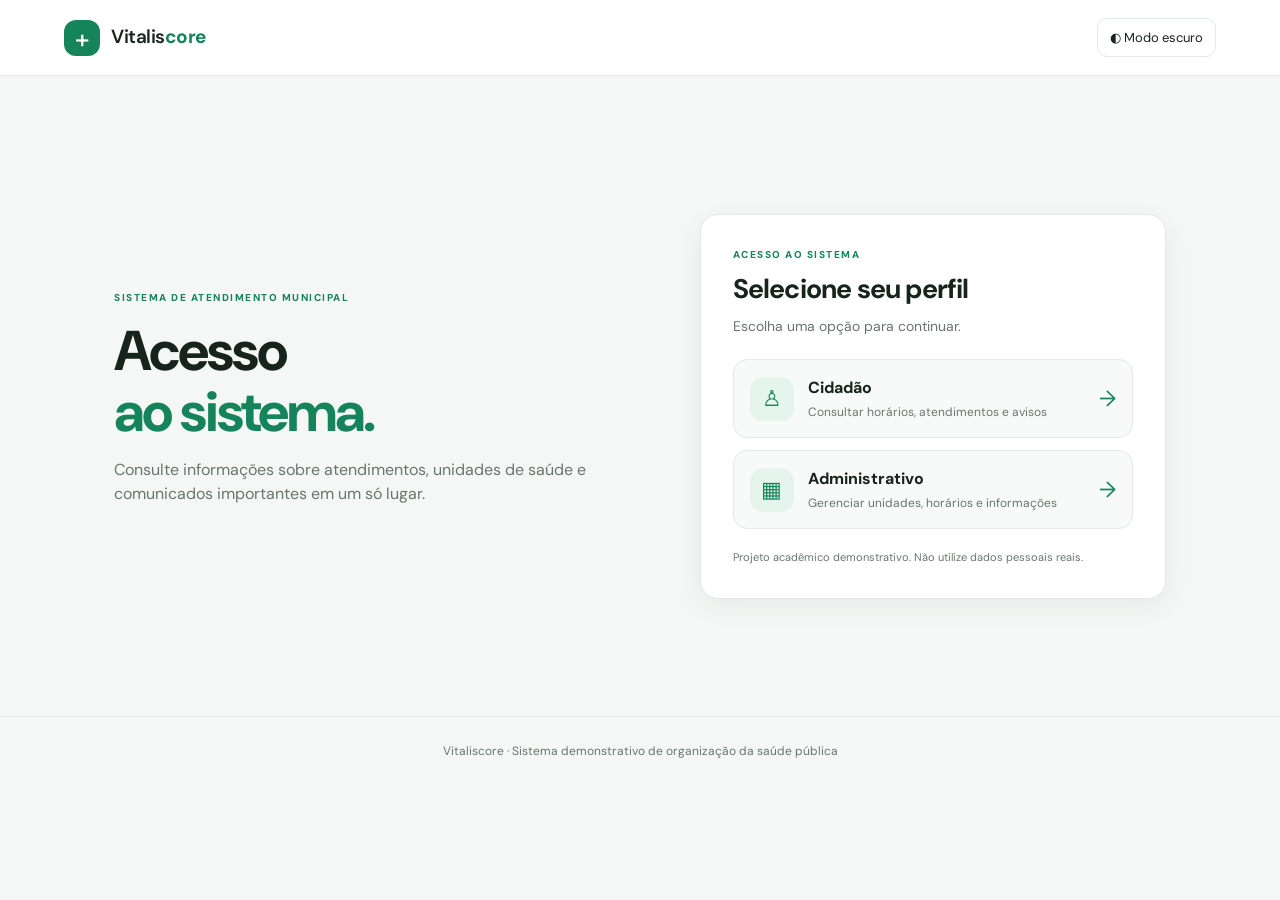
<file: projeto/index.html>
<!doctype html>
<html lang="pt-BR">

<head>
  <meta charset="utf-8">
  <meta name="viewport" content="width=device-width, initial-scale=1">
  <meta name="theme-color" content="#f4f7f5">
  <title>Login | Vitaliscore</title>
  <link rel="stylesheet" href="css/style.css">
</head>

<body>

  <header class="topbar">
    <a class="brand" href="index.html" aria-label="Saúde em Fila - Página inicial">
      <span class="brand-mark" aria-hidden="true">+</span>
      <span>Vitalis<b>core</b></span>
    </a>

    <div class="top-actions">
      <button class="icon-btn" type="button" data-theme-toggle aria-label="Alternar tema">
        ◐ <span class="theme-label">Modo escuro</span>
      </button>
    </div>
  </header>

  <main class="auth-wrap">

    <section class="welcome">
      <span class="eyebrow">SISTEMA DE ATENDIMENTO MUNICIPAL</span>

      <h1>
        Acesso<br>
        <span>ao sistema.</span>
      </h1>

      <p>
        Consulte informações sobre atendimentos, unidades de saúde
        e comunicados importantes em um só lugar.
      </p>
    </section>

    <section class="panel access-panel">

      <div class="section-heading">
        <span class="eyebrow">ACESSO AO SISTEMA</span>
        <h2>Selecione seu perfil</h2>
        <p>Escolha uma opção para continuar.</p>
      </div>

      <div class="role-options">

        <button class="role-card" type="button" data-role="publico">
          <span class="role-icon" aria-hidden="true">♙</span>

          <span>
            <b>Cidadão</b>
            <small>Consultar horários, atendimentos e avisos</small>
          </span>

          <span class="arrow" aria-hidden="true">→</span>
        </button>

        <button class="role-card" type="button" data-role="admin">
          <span class="role-icon" aria-hidden="true">▦</span>

          <span>
            <b>Administrativo</b>
            <small>Gerenciar unidades, horários e informações</small>
          </span>

          <span class="arrow" aria-hidden="true">→</span>
        </button>

      </div>

      <p class="small-note">
        Projeto acadêmico demonstrativo. Não utilize dados pessoais reais.
      </p>

    </section>

  </main>

  <footer class="site-footer">
    Vitaliscore · Sistema demonstrativo de organização da saúde pública
  </footer>

  <script src="js/storage.js"></script>
  <script src="js/theme.js"></script>
  <script src="js/app.js"></script>

</body>

</html>
</file>
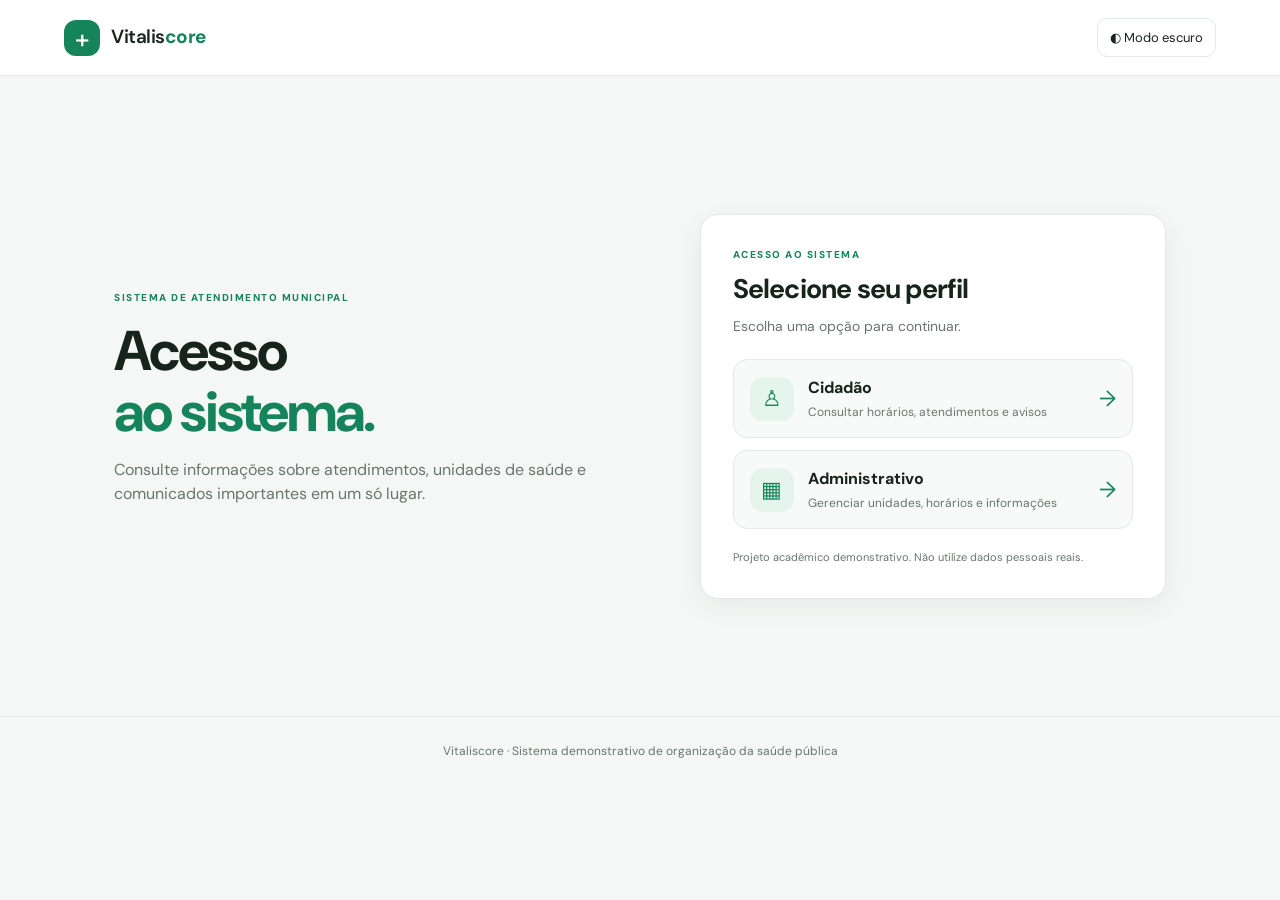
<file: projeto/identificacao.html>
<!doctype html>
<html lang="pt-BR">

<head>
    <meta charset="utf-8">
    <meta name="viewport" content="width=device-width,initial-scale=1">
    <title>Identificação | Vitaliscore</title>
    <link rel="stylesheet" href="css/style.css">
</head>

<body>
    <header class="topbar"><a class="brand" href="index.html"><span class="brand-mark">+</span><span>Saúde <b>em
                    Fila</b></span></a>
        <div class="top-actions"><button class="icon-btn" data-theme-toggle>◐ <span class="theme-label">Modo
                    escuro</span></button></div>
    </header>
    <main class="narrow-main"><a class="back-link" href="index.html">← Voltar ao início</a>
        <section class="panel form-panel">
            <div class="section-heading"><span class="eyebrow">QUASE LÁ</span>
                <h1>Identifique-se</h1>
                <p>Preencha os dados abaixo para acessar o sistema.</p>
            </div>
            <form id="identity-form" class="form-grid">
                <label class="full">Nome completo<input name="nome" required maxlength="80"
                        placeholder="Como podemos chamar você?"></label>
                <label>Documento de identificação<input name="documento" required maxlength="24"
                        placeholder="Ex.: matrícula ou documento fictício"></label>
                <label>Unidade de referência<select name="unidade" id="identity-unit">
                        <option value="">Não tenho preferência</option>
                    </select></label>
                <div class="form-actions full"><button class="btn btn-primary" type="submit">Continuar
                        <span>→</span></button></div>
            </form>
            <p class="small-note">Use informações fictícias nesta demonstração. A identificação não é uma autenticação
                segura.</p>
        </section>
    </main>
    <footer class="site-footer">Vitaliscore · Projeto acadêmico demonstrativo</footer>
    <script src="js/storage.js"></script>
    <script src="js/theme.js"></script>
    <script src="js/app.js"></script>
</body>

</html>
</file>
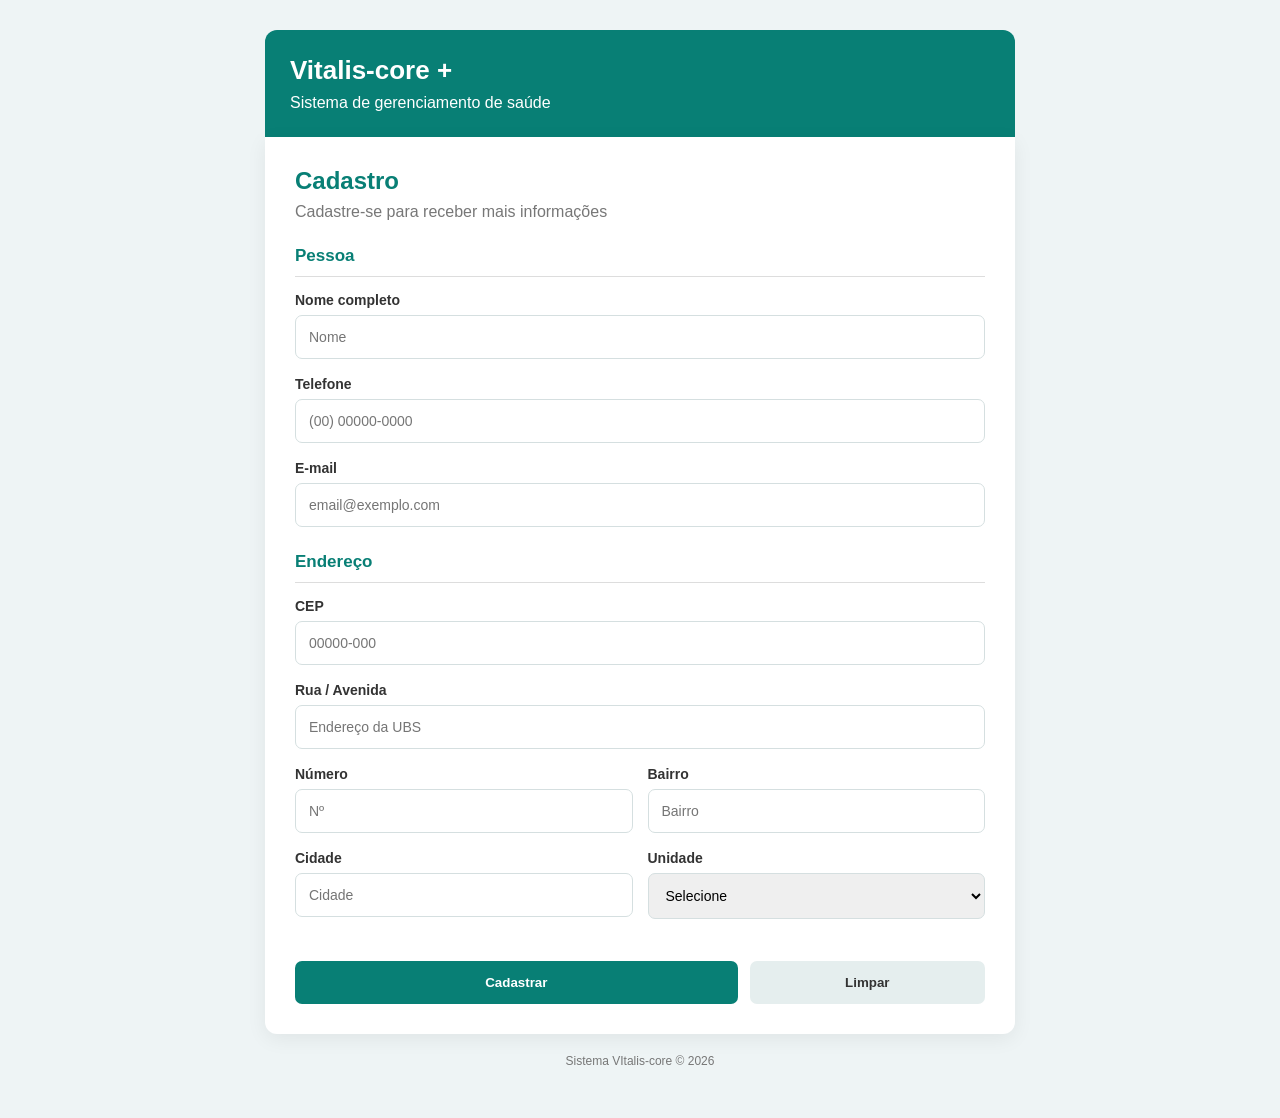
<file: L.S.S.M/projeto_itj_1/cadrastro.html>
<!DOCTYPE html>
<html lang="pt-BR">
<head>
    <meta charset="UTF-8">
    <meta name="viewport" content="width=device-width, initial-scale=1.0">
    <title>Cadastro de cadrastro</title>
    <link rel="stylesheet" href="style_adm.css">
</head>
<body>

<div class="container">

    <header>
        <h1>Vitalis-core +</h1>
        <p>Sistema de gerenciamento de saúde</p>
    </header>

    <main>
        <h2>Cadastro </h2>
        <p class="subtitulo">Cadastre-se para receber mais informações</p>

        <form>

         

            <h3> Pessoa </h3>

            <div class="campo">
                <label>Nome completo</label>
                <input type="text" placeholder="Nome">
            </div>

            <div class="campo">
                <label>Telefone</label>
                <input type="tel" placeholder="(00) 00000-0000">
            </div>

            <div class="campo">
                <label>E-mail</label>
                <input type="email" placeholder="email@exemplo.com">
            </div>

            <h3>Endereço</h3>

            <div class="campo">
                <label>CEP</label>
                <input type="text" placeholder="00000-000">
            </div>

            <div class="campo">
                <label>Rua / Avenida</label>
                <input type="text" placeholder="Endereço da UBS">
            </div>

            <div class="linha">
                <div class="campo">
                    <label>Número</label>
                    <input type="number" placeholder="Nº">
                </div>

                <div class="campo">
                    <label>Bairro</label>
                    <input type="text" placeholder="Bairro">
                </div>
            </div>

            <div class="linha">
                <div class="campo">
                    <label>Cidade</label>
                    <input type="text" placeholder="Cidade">
                </div>

                <div class="campo">
                    <label>Unidade</label>
                    <select>
                        <option value="">Selecione</option>
                        <option>Jardin do sol</option>
                        <option>Vila Operaria</option>
                        <option>Jardim Santana Novo Horizonte</option>
                        <option>Clinica da mulher </option>
                        <option> Rural </option>
                        <option> 50 casas </option>
                        
                    </select>
                </div>
            </div>

           
            <div class="botoes">
                <button type="submit">Cadastrar</button>
                <button type="reset" class="limpar">Limpar</button>
            </div>

        </form>
    </main>

    <footer>
        Sistema VItalis-core © 2026
    </footer>

</div>

</body>
</html>
</file>
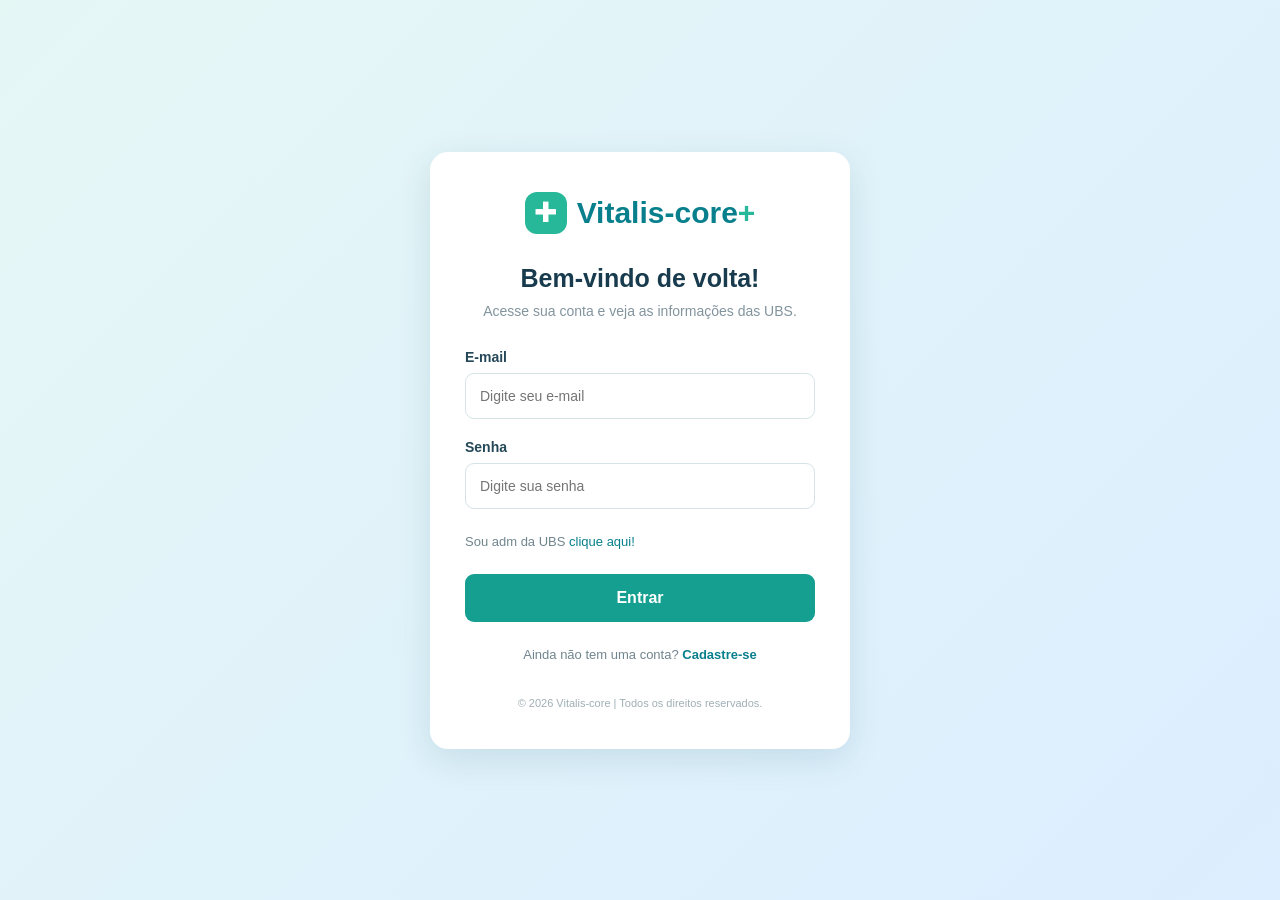
<file: L.S.S.M/projeto_itj_1/login.html>
<!DOCTYPE html>
<html lang="pt-BR">
<head>
    <meta charset="UTF-8">
    <meta name="viewport" content="width=device-width, initial-scale=1.0">
    <title>Login | Vitalis-core</title>
    <link rel="stylesheet" href="style.css">
</head>
<body>

    <div class="container">

        <div class="login-box">

            <div class="logo">
                <span class="icon">✚</span>
                <h1>Vitalis-core<span>+</span></h1>
            </div>

            <h2>Bem-vindo de volta!</h2>
            <p class="subtitle">
                Acesse sua conta e veja as informações das UBS.
            </p>

            <form>

                <div class="input-group">
                    <label for="email">E-mail</label>
                    <input
                        type="email"
                        id="email"
                        placeholder="Digite seu e-mail"
                        required
                    >
                </div>

                <div class="input-group">
                    <label for="senha">Senha</label>
                    <input
                        type="password"
                        id="senha"
                        placeholder="Digite sua senha"
                        required
                    >
                </div>

 


                <div class="options">
                    
                <p class="register-1">
                     Sou adm da UBS
                <a href="/projeto_itj_1/login_adm.htm"> clique aqui!</a>
                </p>

                    
                </div>

                <button type="submit"><a href=""></a>   Entrar</button>

            </form>

            <p class="register">
                Ainda não tem uma conta?
                <a href="/projeto_itj_1/cadrastro.html">Cadastre-se</a>
            </p>

           

            <div class="footer">
                © 2026 Vitalis-core | Todos os direitos reservados.
            </div>

        </div>

    </div>

</body>
</html>
</file>
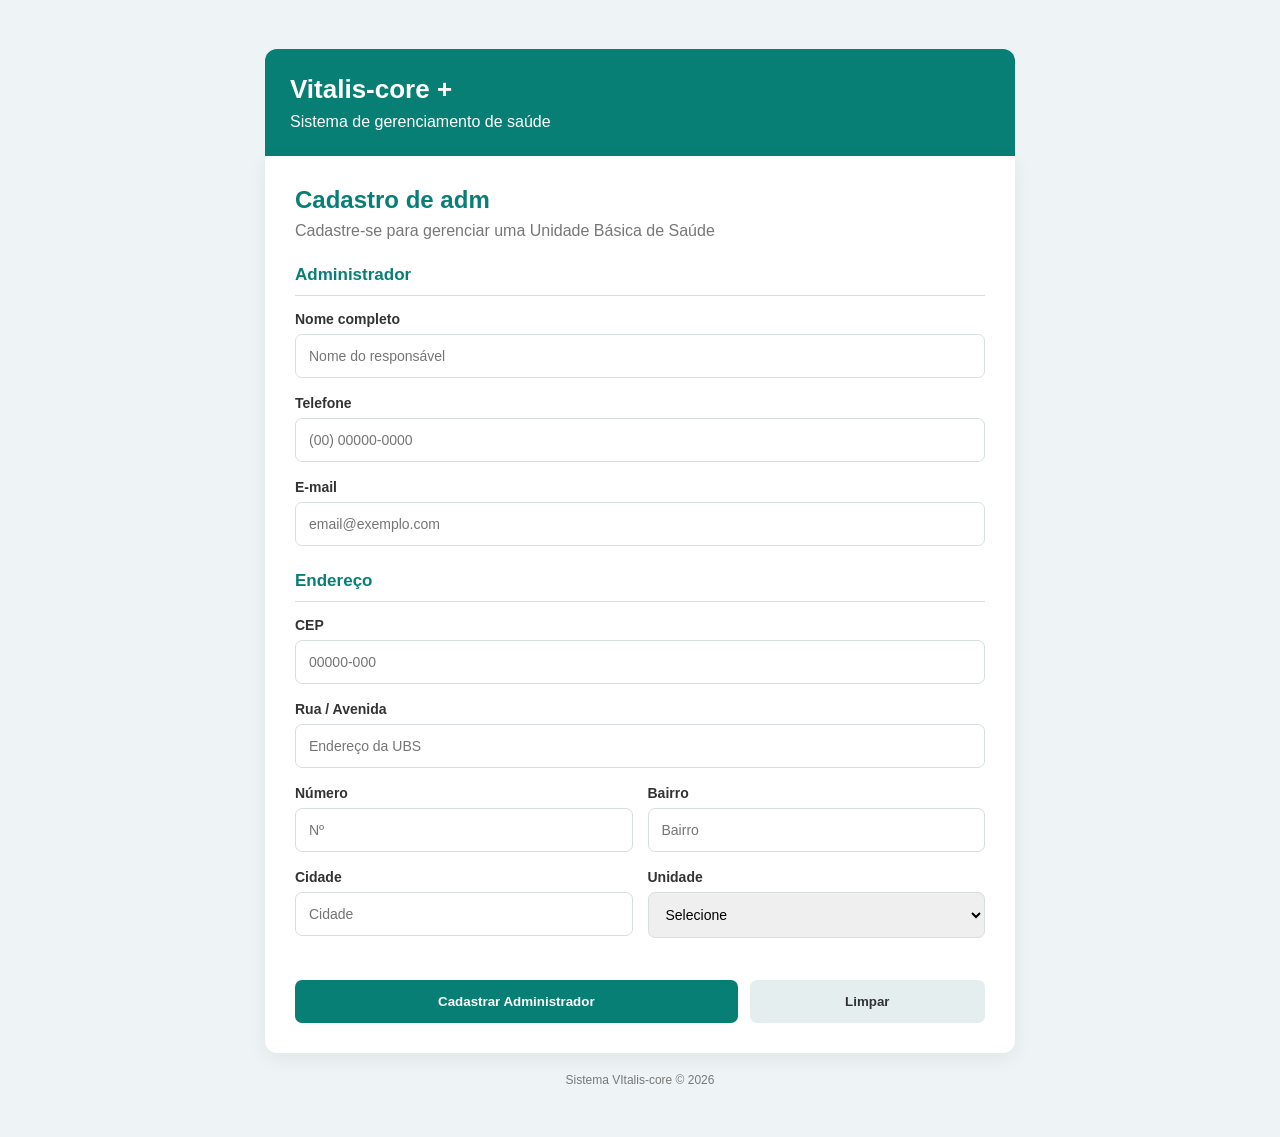
<file: L.S.S.M/projeto_itj_1/login_adm.htm>
<option> </option>


<!DOCTYPE html>
<html lang="pt-BR">
<head>
    <meta charset="UTF-8">
    <meta name="viewport" content="width=device-width, initial-scale=1.0">
    <title>Cadastro de adm</title>
    <link rel="stylesheet" href="style_adm.css">
</head>
<body>

<div class="container">

    <header>
        <h1>Vitalis-core +</h1>
        <p>Sistema de gerenciamento de saúde</p>
    </header>

    <main>
        <h2>Cadastro de adm</h2>
        <p class="subtitulo">Cadastre-se para gerenciar uma Unidade Básica de Saúde</p>

        <form>

         

            <h3>Administrador</h3>

            <div class="campo">
                <label>Nome completo</label>
                <input type="text" placeholder="Nome do responsável">
            </div>

            <div class="campo">
                <label>Telefone</label>
                <input type="tel" placeholder="(00) 00000-0000">
            </div>

            <div class="campo">
                <label>E-mail</label>
                <input type="email" placeholder="email@exemplo.com">
            </div>

            <h3>Endereço</h3>

            <div class="campo">
                <label>CEP</label>
                <input type="number" placeholder="00000-000">
            </div>

            <div class="campo">
                <label>Rua / Avenida</label>
                <input type="text" placeholder="Endereço da UBS">
            </div>

            <div class="linha">
                <div class="campo">
                    <label>Número</label>
                    <input type="number" placeholder="Nº">
                </div>

                <div class="campo">
                    <label>Bairro</label>
                    <input type="text" placeholder="Bairro">
                </div>
            </div>

            <div class="linha">
                <div class="campo">
                    <label>Cidade</label>
                    <input type="text" placeholder="Cidade">
                </div>

                <div class="campo">
                    <label>Unidade</label>
                    <select>
                        <option value="">Selecione</option>
                        <option>Jardin do sol</option>
                        <option>Vila Operaria</option>
                        <option>Jardim Santana Novo Horizonte</option>
                        <option>Clinica da mulher </option>
                        <option> Rural </option>
                        <option> 50 casas </option>
                        
                    </select>
                </div>
            </div>

            

            <div class="botoes">
                <button type="submit">Cadastrar Administrador</button>
                <button type="reset" class="limpar">Limpar</button>
            </div>

        </form>
    </main>

    <footer>
        Sistema VItalis-core © 2026
    </footer>

</div>

</body>
</html>
</file>
<file: projeto/css/style.css>
@import url('https://fonts.googleapis.com/css2?family=DM+Sans:wght@400;500;600;700;800&display=swap');

/* ========================================
   1. VARIÁVEIS E TEMAS
======================================== */

:root {
    --bg: #f4f7f5;
    --surface: #fff;
    --surface-2: #f7faf8;
    --text: #17231d;
    --muted: #68766e;
    --line: #e2eae5;

    --primary: #16845a;
    --primary-dark: #106b48;
    --primary-soft: #e5f5ed;

    --danger: #c34d4d;
    --warning: #a66a17;

    --shadow: 0 8px 28px rgba(25, 55, 39, .06);
    --radius: 18px;
}

[data-theme="dark"] {
    --bg: #111a16;
    --surface: #1b2821;
    --surface-2: #223128;
    --text: #edf5ef;
    --muted: #a7b6ac;
    --line: #34463a;

    --primary: #43bd83;
    --primary-dark: #2fa66f;
    --primary-soft: #203d2e;

    --danger: #ff8585;
    --warning: #edbd68;

    --shadow: 0 8px 28px rgba(0, 0, 0, .18);
}


/* ========================================
   2. RESET E CONFIGURAÇÕES GERAIS
======================================== */

* {
    box-sizing: border-box;
}

body {
    margin: 0;
    background: var(--bg);
    color: var(--text);
    font-family: 'DM Sans', Arial, sans-serif;
    line-height: 1.5;
    transition: background .2s, color .2s;
}

a {
    color: inherit;
    text-decoration: none;
}

button,
input,
select,
textarea {
    font: inherit;
}

button {
    cursor: pointer;
}

.muted {
    color: var(--muted);
}

.full {
    grid-column: 1 / -1;
}


/* ========================================
   3. BARRA SUPERIOR E IDENTIDADE VISUAL
======================================== */

.topbar {
    position: sticky;
    top: 0;
    z-index: 500;

    height: 76px;
    padding: 0 max(5vw, 22px);

    display: flex;
    align-items: center;
    justify-content: space-between;

    background: var(--surface);
    border-bottom: 1px solid var(--line);
}

.brand {
    display: flex;
    align-items: center;
    gap: 11px;

    font-size: 19px;
    font-weight: 600;
    letter-spacing: -.5px;
}

.brand b {
    color: var(--primary);
}

.brand-mark {
    width: 36px;
    height: 36px;

    display: grid;
    place-items: center;

    border-radius: 12px;
    background: var(--primary);
    color: white;

    font-size: 26px;
    font-weight: 500;
}

.top-actions {
    display: flex;
    align-items: center;
    gap: 12px;
}

.icon-btn {
    padding: 9px 12px;

    border: 1px solid var(--line);
    border-radius: 10px;

    background: var(--surface);
    color: var(--text);

    font-size: 13px;
}

.user-chip,
.date-pill {
    padding: 8px 13px;

    border-radius: 30px;
    background: var(--primary-soft);
    color: var(--primary-dark);

    font-size: 13px;
    font-weight: 600;
}


/* ========================================
   4. BOTÕES
======================================== */

.btn {
    display: inline-flex;
    align-items: center;
    justify-content: center;
    gap: 12px;

    padding: 12px 17px;

    border: 0;
    border-radius: 11px;

    font-weight: 700;
    transition: .15s;
}

.btn-primary {
    background: var(--primary);
    color: white;
}

.btn-primary:hover {
    background: var(--primary-dark);
    transform: translateY(-1px);
}

.btn-outline {
    border: 1px solid var(--line);
    background: var(--surface);
    color: var(--text);
}

.btn-small {
    padding: 8px 12px;
    font-size: 13px;
}


/* ========================================
   5. TELA DE AUTENTICAÇÃO
======================================== */

.auth-wrap {
    max-width: 1100px;
    min-height: 520px;

    margin: 70px auto 50px;
    padding: 0 24px;

    display: grid;
    grid-template-columns: 1.05fr .95fr;
    align-items: center;
    gap: 70px;
}

.welcome h1 {
    margin: 16px 0;

    font-size: clamp(38px, 5vw, 56px);
    line-height: 1.08;
    letter-spacing: -2px;
}

.welcome h1 span {
    color: var(--primary);
}

.welcome p,
.section-heading p,
.page-title p {
    max-width: 510px;
    color: var(--muted);
}

.welcome-points {
    display: grid;
    gap: 12px;

    margin-top: 30px;

    color: var(--muted);
    font-size: 14px;
}

.eyebrow {
    display: block;

    color: var(--primary);

    font-size: 10px;
    font-weight: 800;
    letter-spacing: 1.5px;
}


/* ========================================
   6. PAINÉIS E CARDS
======================================== */

.panel {
    padding: 25px;

    border: 1px solid var(--line);
    border-radius: var(--radius);

    background: var(--surface);
    box-shadow: var(--shadow);
}

.access-panel {
    padding: 32px;
}

.form-panel {
    padding: 34px;
}

.section-heading h1,
.section-heading h2 {
    margin: 7px 0;

    font-size: 27px;
    letter-spacing: -.8px;
}

.section-heading p {
    margin: 0 0 22px;
    font-size: 14px;
}


/* ========================================
   7. OPÇÕES DE PERFIL
======================================== */

.role-options {
    display: grid;
    gap: 12px;
}

.role-card {
    width: 100%;
    padding: 16px;

    display: flex;
    align-items: center;
    gap: 14px;

    border: 1px solid var(--line);
    border-radius: 14px;

    background: var(--surface-2);
    color: var(--text);

    text-align: left;
    transition: .15s;
}

.role-card:hover {
    border-color: var(--primary);
    transform: translateY(-2px);
}

.role-icon {
    width: 44px;
    height: 44px;

    display: grid;
    place-items: center;

    border-radius: 13px;
    background: var(--primary-soft);
    color: var(--primary);

    font-size: 22px;
}

.role-card b,
.role-card small {
    display: block;
}

.role-card small {
    margin-top: 3px;

    color: var(--muted);
    font-size: 12px;
}

.arrow {
    margin-left: auto;

    color: var(--primary);
    font-size: 22px;
}

.small-note {
    margin: 20px 0 0;

    color: var(--muted);
    font-size: 11px;
}


/* ========================================
   8. FORMULÁRIOS
======================================== */

.narrow-main {
    max-width: 720px;

    margin: 45px auto 70px;
    padding: 0 20px;
}

.back-link {
    display: inline-block;

    margin: 0 0 18px;

    color: var(--muted);
    font-size: 13px;
}

.form-grid {
    display: grid;
    grid-template-columns: 1fr 1fr;
    gap: 16px;
}

.form-grid label {
    display: grid;
    gap: 7px;

    color: var(--muted);
    font-size: 12px;
    font-weight: 700;
}

.form-grid input,
.form-grid select,
.form-grid textarea,
.panel-head select {
    width: 100%;
    min-width: 0;
    padding: 11px 12px;

    border: 1px solid var(--line);
    border-radius: 10px;

    outline: none;

    background: var(--surface-2);
    color: var(--text);
}

.form-grid input:focus,
.form-grid select:focus,
.form-grid textarea:focus {
    border-color: var(--primary);
    box-shadow: 0 0 0 3px var(--primary-soft);
}

.form-actions {
    display: flex;
    align-items: center;
    gap: 10px;
}

.form-actions .btn {
    min-width: 145px;
}


/* ========================================
   9. CONTEÚDO PRINCIPAL
======================================== */

.page-main {
    max-width: 1280px;

    margin: 35px auto 65px;
    padding: 0 24px;
}

.page-title {
    display: flex;
    align-items: center;
    justify-content: space-between;
    gap: 20px;

    margin-bottom: 26px;
}

.page-title h1 {
    margin: 5px 0;

    font-size: 32px;
    letter-spacing: -1px;
}

.page-title p {
    margin: 0;
    font-size: 14px;
}


/* ========================================
   10. INDICADORES E ESTATÍSTICAS
======================================== */

.stats-grid {
    display: grid;
    grid-template-columns: repeat(3, 1fr);
    gap: 16px;

    margin-bottom: 20px;
}

.stat-card {
    padding: 18px 20px;

    border: 1px solid var(--line);
    border-radius: 15px;

    background: var(--surface);
    box-shadow: var(--shadow);
}

.stat-card .stat-label {
    color: var(--muted);
    font-size: 12px;
}

.stat-card strong {
    display: block;

    margin: 3px 0;

    color: var(--text);
    font-size: 27px;
}

.stat-card small {
    color: var(--muted);
    font-size: 11px;
}


/* ========================================
   11. GRID DE CONTEÚDO
======================================== */

.content-grid {
    display: grid;
    grid-template-columns: 1.5fr 1fr;
    gap: 18px;

    margin-bottom: 18px;
}

.panel-head {
    display: flex;
    align-items: center;
    justify-content: space-between;
    gap: 15px;

    margin-bottom: 18px;
}

.panel-head h2 {
    margin: 3px 0;

    font-size: 19px;
    letter-spacing: -.4px;
}

.panel-head p {
    margin: 4px 0 0;
    font-size: 12px;
}

.panel-head select {
    max-width: 210px;
    font-size: 12px;
}


/* ========================================
   12. LISTAS E AGENDAMENTOS
======================================== */

.schedule-list,
.event-list,
.admin-list {
    display: grid;
    gap: 10px;
}

.schedule-item,
.event-item,
.admin-item {
    display: flex;
    align-items: center;
    gap: 13px;

    padding: 13px 14px;

    border: 1px solid var(--line);
    border-radius: 12px;

    background: var(--surface-2);
}

.time-box {
    padding: 9px 10px;

    border-radius: 10px;
    background: var(--primary-soft);
    color: var(--primary-dark);

    font-size: 13px;
    font-weight: 800;
    white-space: nowrap;
}

.item-main {
    min-width: 0;
    flex: 1;
}

.item-main b {
    display: block;
    font-size: 13px;
}

.item-main small {
    color: var(--muted);
    font-size: 11px;
}


/* ========================================
   13. STATUS
======================================== */

.status {
    padding: 5px 8px;

    border-radius: 30px;

    font-size: 10px;
    font-weight: 800;
    white-space: nowrap;
}

.available {
    background: #e3f5e9;
    color: #187345;
}

.unavailable {
    background: #fae8e8;
    color: #a33c3c;
}

[data-theme="dark"] .available {
    background: #234532;
    color: #8fe0ae;
}

[data-theme="dark"] .unavailable {
    background: #512d2d;
    color: #ffaaaa;
}

.status-live {
    padding: 8px 12px;

    border-radius: 30px;
    background: var(--primary-soft);
    color: var(--primary);

    font-size: 11px;
    font-weight: 700;
}


/* ========================================
   14. EVENTOS
======================================== */

.event-date {
    width: 48px;
    min-width: 48px;
    padding: 7px 3px;

    border-radius: 10px;
    background: var(--primary-soft);
    color: var(--primary-dark);

    text-align: center;
    font-size: 10px;
    font-weight: 800;
}

.event-date strong {
    display: block;
    font-size: 19px;
}

.panel-icon {
    color: var(--primary);
    font-size: 23px;
}


/* ========================================
   15. MAPAS
======================================== */

.map-panel {
    margin-top: 18px;
}

.map-box {
    height: 360px;

    overflow: hidden;

    border: 1px solid var(--line);
    border-radius: 13px;

    background: var(--surface-2);
    z-index: 1;
}

.map-legend {
    display: flex;
    align-items: center;
    gap: 18px;

    margin-top: 12px;

    font-size: 11px;
}

.map-legend i {
    display: inline-block;

    width: 10px;
    height: 10px;

    margin-right: 6px;

    border-radius: 3px;
    background: #dc6666;
}

.leaflet-popup-content-wrapper,
.leaflet-popup-tip {
    background: var(--surface);
    color: var(--text);
}

.leaflet-container {
    font-family: inherit;
}

.leaflet-control-attribution {
    font-size: 9px !important;
}


/* ========================================
   16. ABAS
======================================== */

.tabs {
    display: flex;
    gap: 7px;

    overflow-x: auto;

    margin-bottom: 20px;
    padding-bottom: 10px;

    border-bottom: 1px solid var(--line);
}

.tab {
    padding: 10px 14px;

    border: 0;
    border-radius: 9px;

    background: transparent;
    color: var(--muted);

    font-size: 13px;
    font-weight: 700;
    white-space: nowrap;
}

.tab.active {
    background: var(--primary-soft);
    color: var(--primary-dark);
}

.tab-content {
    display: none;
}

.tab-content.active {
    display: block;
}


/* ========================================
   17. AÇÕES RÁPIDAS
======================================== */

.quick-actions {
    display: grid;
    gap: 9px;
}

.quick-action {
    padding: 13px;

    border: 1px solid var(--line);
    border-radius: 10px;

    background: var(--surface-2);
    color: var(--text);

    text-align: left;
    font-size: 12px;
    font-weight: 700;
}

.quick-action:hover {
    border-color: var(--primary);
    color: var(--primary);
}


/* ========================================
   18. ADMINISTRAÇÃO E ESTADOS VAZIOS
======================================== */

.admin-item {
    align-items: flex-start;
}

.admin-item .item-main {
    padding-top: 2px;
}

.delete-btn {
    padding: 6px 9px;

    border: 1px solid var(--line);
    border-radius: 8px;

    background: var(--surface);
    color: var(--danger);

    font-size: 11px;
}

.empty-state {
    padding: 22px;

    border: 1px dashed var(--line);
    border-radius: 12px;

    color: var(--muted);

    text-align: center;
    font-size: 12px;
}


/* ========================================
   19. RODAPÉ
======================================== */

.site-footer {
    padding: 25px;

    border-top: 1px solid var(--line);

    color: var(--muted);

    text-align: center;
    font-size: 12px;
}


/* ========================================
   20. RESPONSIVIDADE - TABLETS
======================================== */

@media (max-width: 850px) {

    .auth-wrap {
        grid-template-columns: 1fr;
        gap: 25px;

        margin-top: 35px;
    }

    .welcome h1 {
        font-size: 42px;
    }

    .content-grid {
        grid-template-columns: 1fr;
    }

    .stats-grid {
        grid-template-columns: repeat(2, 1fr);
    }

    .page-title {
        align-items: flex-start;
        flex-direction: column;
    }

    .page-title h1 {
        font-size: 28px;
    }
}


/* ========================================
   21. RESPONSIVIDADE - CELULARES
======================================== */

@media (max-width: 560px) {

    .topbar {
        height: 65px;
        padding: 0 14px;
    }

    .brand {
        font-size: 16px;
    }

    .brand-mark {
        width: 32px;
        height: 32px;
    }

    .theme-label {
        display: none;
    }

    .top-actions {
        gap: 6px;
    }

    .user-chip {
        display: none;
    }

    .page-main {
        margin-top: 25px;
        padding: 0 13px;
    }

    .panel {
        padding: 17px;
    }

    .form-panel,
    .access-panel {
        padding: 22px;
    }

    .form-grid {
        grid-template-columns: 1fr;
    }

    .full {
        grid-column: auto;
    }

    .stats-grid {
        gap: 9px;
    }

    .stat-card {
        padding: 13px;
    }

    .stat-card strong {
        font-size: 23px;
    }

    .panel-head {
        align-items: flex-start;
        flex-direction: column;
    }

    .panel-head select {
        max-width: none;
    }

    .schedule-item {
        flex-wrap: wrap;
        gap: 8px;
    }

    .schedule-item .status {
        margin-left: auto;
    }

    .map-box {
        height: 300px;
    }

    .auth-wrap {
        padding: 0 14px;
    }

    .welcome h1 {
        font-size: 38px;
    }

    .form-actions {
        flex-wrap: wrap;
    }

    .form-actions .btn {
        flex: 1;
    }

    .status-live {
        font-size: 10px;
    }
}
</file>
<file: L.S.S.M/projeto_itj_1/style_adm.css>
* {
    margin: 0;
    padding: 0;
    box-sizing: border-box;
    font-family: Arial, sans-serif;
}

body {
    background: #eef4f5;
    padding: 30px 15px;
}

.container {
    max-width: 750px;
    margin: auto;
}

header {
    background: #087f75;
    color: white;
    padding: 25px;
    border-radius: 12px 12px 0 0;
}

header h1 {
    font-size: 26px;
    margin-bottom: 8px;
}

main {
    background: white;
    padding: 30px;
    border-radius: 0 0 12px 12px;
    box-shadow: 0 5px 20px #00000010;
}

h2 {
    color: #087f75;
    margin-bottom: 8px;
}

.subtitulo {
    color: #777;
    margin-bottom: 25px;
}

h3 {
    color: #087f75;
    font-size: 17px;
    margin: 25px 0 15px;
    border-bottom: 1px solid #ddd;
    padding-bottom: 10px;
}

.campo {
    display: flex;
    flex-direction: column;
    flex: 1;
    margin-bottom: 17px;
}

.campo label {
    font-size: 14px;
    font-weight: bold;
    margin-bottom: 7px;
    color: #333;
}

input, select {
    padding: 13px;
    border: 1px solid #d5dfe0;
    border-radius: 7px;
    outline: none;
    font-size: 14px;
    width: 100%;
}

input:focus, select:focus {
    border-color: #087f75;
    box-shadow: 0 0 0 2px #087f7520;
}

.linha {
    display: flex;
    gap: 15px;
}

.botoes {
    display: flex;
    gap: 12px;
    margin-top: 25px;
}

button {
    background: #087f75;
    color: white;
    border: none;
    padding: 14px;
    border-radius: 7px;
    cursor: pointer;
    font-weight: bold;
    flex: 2;
}

button:hover {
    background: #06665e;
}

.limpar {
    background: #e5eeee;
    color: #333;
    flex: 1;
}

.limpar:hover {
    background: #d5e2e2;
}

footer {
    text-align: center;
    color: #777;
    font-size: 12px;
    padding: 20px;
}

@media (max-width: 550px) {
    main {
        padding: 20px;
    }

    .linha {
        flex-direction: column;
        gap: 0;
    }
}
</file>
<file: L.S.S.M/projeto_itj_1/style.css>
* {
    margin: 0;
    padding: 0;
    box-sizing: border-box;
    font-family: Arial, Helvetica, sans-serif;
}

body {
    background: linear-gradient(135deg, #e5f7f5, #dceeff);
    min-height: 100vh;
    display: flex;
    align-items: center;
    justify-content: center;
}

.container {
    width: 100%;
    padding: 20px;
}

.login-box {
    background: #ffffff;
    max-width: 420px;
    width: 100%;
    margin: auto;
    padding: 40px 35px;
    border-radius: 18px;
    box-shadow: 0 10px 35px rgba(0, 70, 90, 0.12);
}

.logo {
    display: flex;
    align-items: center;
    justify-content: center;
    gap: 10px;
    margin-bottom: 30px;
}

.logo h1 {
    color: #087f8c;
    font-size: 30px;
}

.logo h1 span {
    color: #27b89a;
}

.icon {
    background: #27b89a;
    color: white;
    width: 42px;
    height: 42px;
    border-radius: 12px;
    display: flex;
    align-items: center;
    justify-content: center;
    font-size: 28px;
}

h2 {
    color: #183b4e;
    text-align: center;
    font-size: 25px;
    margin-bottom: 10px;
}

.subtitle {
    text-align: center;
    color: #82949e;
    font-size: 14px;
    margin-bottom: 30px;
}

.input-group {
    margin-bottom: 20px;
}

.input-group label {
    display: block;
    color: #254858;
    font-weight: bold;
    font-size: 14px;
    margin-bottom: 8px;
}

.input-group input {
    width: 100%;
    padding: 14px;
    border: 1px solid #d5e3e8;
    border-radius: 9px;
    outline: none;
    font-size: 14px;
    transition: 0.3s;
}

.input-group input:focus {
    border-color: #27b89a;
    box-shadow: 0 0 5px rgba(39, 184, 154, 0.2);
}

.options {
    display: flex;
    justify-content: space-between;
    align-items: center;
    font-size: 12px;
    margin-bottom: 25px;
    gap: 8px;
}

.options label {
    color: #647b85;
}

.options a {
    color: #087f8c;
    text-decoration: none;
}

button {
    width: 100%;
    padding: 15px;
    background: #159f91;
    color: white;
    border: none;
    border-radius: 9px;
    font-size: 16px;
    font-weight: bold;
    cursor: pointer;
    transition: 0.3s;
}

button:hover {
    background: #087f8c;
    transform: translateY(-2px);
}

    .register-1{
        text-align: center;
    margin-top: 5px;
    font-size: 13px;
    color: #71858e;
    }

.register {
    text-align: center;
    margin-top: 25px;
    font-size: 13px;
    color: #71858e;
}

.register a {
    color: #087f8c;
    font-weight: bold;
    text-decoration: none;
}

.footer {
    text-align: center;
    color: #a0afb5;
    font-size: 11px;
    margin-top: 35px;
}

@media (max-width: 480px) {
    .login-box {
        padding: 30px 22px;
    }

    h2 {
        font-size: 22px;
    }
}
</file>
